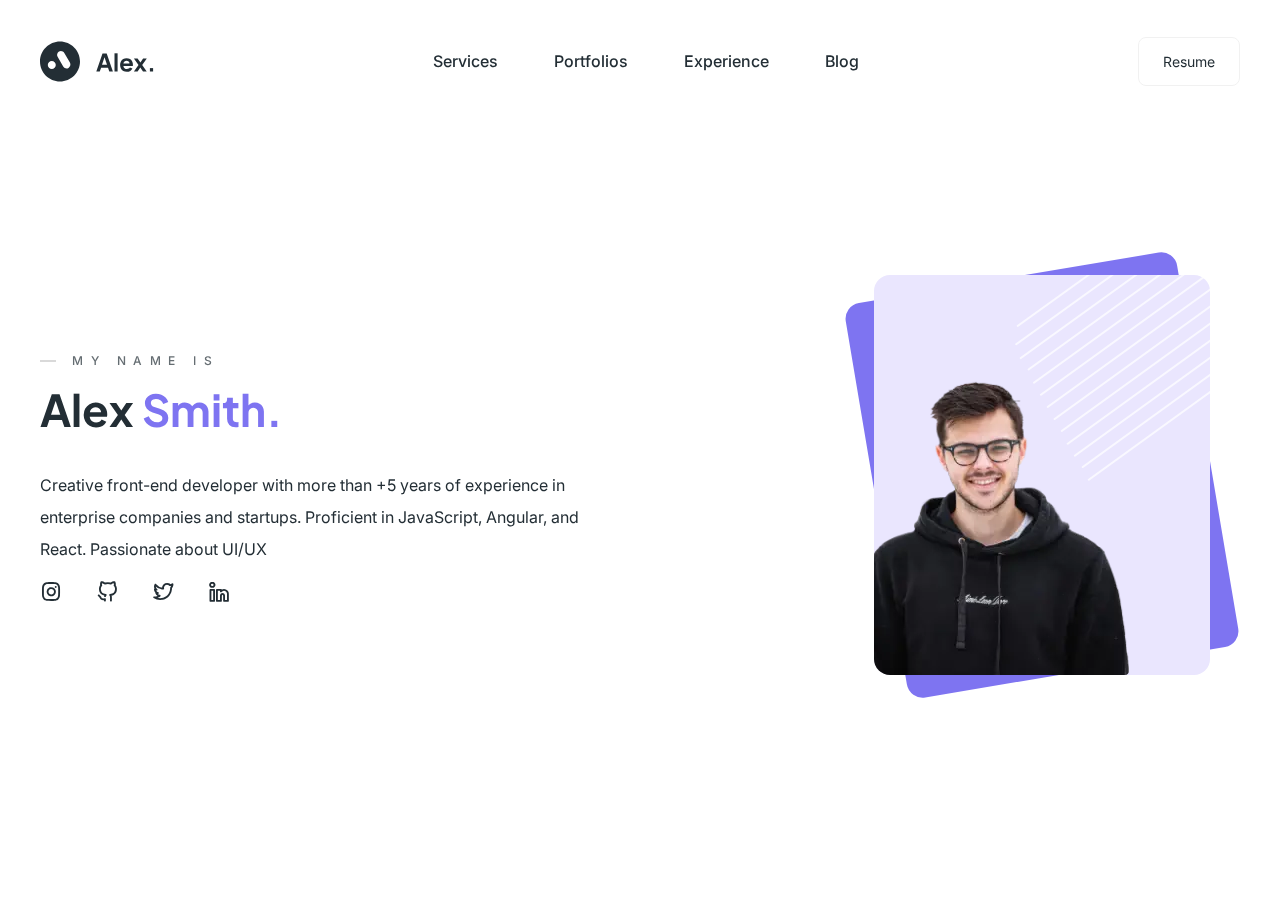
<file: alex/index.html>
<!DOCTYPE html>
<html lang="en">

<head>
	<title>HomePage</title>
	<meta charset="UTF-8" />
	<meta name="format-detection" content="telephone=no" />
	<!-- <style>body{opacity: 0;}</style> -->
	<link rel="stylesheet" href="css/style.min.css?_v=20221122145648" />
	<link rel="shortcut icon" href="img/866682-middle.ico" />
	<!-- <meta name="robots" content="noindex, nofollow"> -->
	<meta name="viewport" content="width=device-width, initial-scale=1.0" />
</head>

<body>
	<div class="wrapper">
		<header class="header">
			<div class="header__container">
				<a data-goto=".main-sectionnp" href="" class="header__logo"><img src="img/logo.svg" alt="logo" /></a>

				<div class="header__menu menu">
					<nav class="menu__body">
						<ul class="menu__list">
							<li class="menu__item">
								<a data-goto=".servise" href="" class="menu__link">Services</a>
							</li>
							<li class="menu__item">
								<a data-goto=".portfolio" href="" class="menu__link">Portfolios</a>
							</li>
							<li class="menu__item">
								<a data-goto=".careera" href="" class="menu__link">Experience</a>
							</li>
							<li class="menu__item">
								<a data-goto=".blog" href="" class="menu__link">Blog</a>
							</li>
						</ul>
					</nav>
				</div>
				<div class="header__actions">
					<a href="#" class="header__button">Resume</a>
					<button type="button" class="icon-menu"><span></span></button>
				</div>
			</div>
		</header>

		<main data-fp class="page">
			<section data-fp-section class="page-main main-section">
				<div class="main-section__container">
					<div class="main-section__content">
						<div class="main-section__title title">
							<div class="title__leble">MY NAME IS</div>
							<h2 class="title__value title__value--big">
								Alex <span> Smith.</span>
							</h2>
						</div>
						<p class="main-section__text text">
							Creative front-end developer with more than +5 years of
							experience in enterprise companies and startups. Proficient in
							JavaScript, Angular, and React. Passionate about UI/UX
						</p>
						<div class="main-section__sicial sicial">
							<a href="" class="sicial__link _icon-Instagram"></a>
							<a href="" class="sicial__link _icon-Github"></a>
							<a href="" class="sicial__link _icon-Twitter"></a>
							<a href="" class="sicial__link _icon-Linkedin"></a>
						</div>
					</div>
					<div class="main-section__decor decor-main-section">
						<div class="decor-main-section__box">
							<div class="decor-main-section__imege">
								<picture><source srcset="img/main/man.webp" type="image/webp"><img class="decor-main-section__poicture" src="img/main/man.png" alt="man" /></picture>
							</div>
						</div>
					</div>
				</div>
			</section>
			<section data-fp-section class="page__servise servise">
				<div class="servise__container">
					<div class="servise__title title">
						<div class="title__leble">SERVICES</div>
						<h2 class="title__value">Specialized in</h2>
					</div>
					<div class="servise__items">
						<article class="servise__item item-servise">
							<div class="item-servise__icon">
								<img src="img/servises/servise-crown.svg" alt="icon" />
							</div>
							<h4 class="item-servise__title">UI/UX Design</h4>
							<div class="item-servise__text">
								Turn what you have in mind of a digital product into reality.
								For any platform you consider.
							</div>
						</article>
						<article class="servise__item item-servise">
							<div class="item-servise__icon">
								<img src="img/servises/sercise-App.svg" alt="icon" />
							</div>
							<h4 class="item-servise__title">Application Development</h4>
							<div class="item-servise__text">
								TStandard designing, building, and implementing your
								applications with documentation.
							</div>
						</article>
						<article class="servise__item item-servise">
							<div class="item-servise__icon">
								<img src="img/servises/servise-globe.svg" alt="icon" />
							</div>
							<h4 class="item-servise__title">Web Development</h4>
							<div class="item-servise__text">
								Create and maintain your websites and also take care of its
								performance and traffic capacity.
							</div>
						</article>
					</div>
				</div>
			</section>
			<section data-fp-section class="page__portfolio portfolio">
				<div class="portfolio__container">
					<div class="portfolio__header">
						<div class="portfolio__title title">
							<div class="title__leble">MY WORKS</div>
							<h2 class="title__value">Featured Portfolios</h2>
						</div>
						<div class="portfolio__controls">
							<button type="button" class="portfolio__arrow portfolio__arrow_left _icon-slider-arrow"></button>
							<button type="button" class="portfolio__arrow portfolio__arrow_right _icon-slider-arrow"></button>
						</div>
					</div>
					<div class="portfolio__slider swiper">
						<div class="portfolio__wrapper swiper-wrapper">
							<div class="portfolio__slide swiper-slide">
								<article class="item-portfolio">
									<a href="#" class="item-portfolio__image-ibg">
										<picture><source srcset="img/portfolio/01.webp" type="image/webp"><img src="img/portfolio/01.jpg" alt="site01" /></picture>
									</a>
									<div class="item-portfolio__body">
										<h4 class="item-portfolio__title">
											<a href="#" class="item-portfolio__link-title">Agency Website.</a>
										</h4>
										<div class="item-portfolio__footer">
											<a href="" class="item-portfolio__category category-link">WordPress</a>
											<a href="" class="item-portfolio__link _icon-link"></a>
										</div>
									</div>
								</article>
							</div>
							<div class="portfolio__slide swiper-slide">
								<article class="item-portfolio">
									<a href="#" class="item-portfolio__image-ibg">
										<picture><source srcset="img/portfolio/02.webp" type="image/webp"><img src="img/portfolio/02.jpg" alt="site01" /></picture>
									</a>
									<div class="item-portfolio__body">
										<h4 class="item-portfolio__title">
											<a href="#" class="item-portfolio__link-title">Dashboard Website.</a>
										</h4>
										<div class="item-portfolio__footer">
											<a href="" class="item-portfolio__category category-link">React</a>
											<a href="" class="item-portfolio__link _icon-link"></a>
										</div>
									</div>
								</article>
							</div>
							<div class="portfolio__slide swiper-slide">
								<article class="item-portfolio">
									<a href="#" class="item-portfolio__image-ibg">
										<picture><source srcset="img/portfolio/03.webp" type="image/webp"><img src="img/portfolio/03.jpg" alt="site03" /></picture>
									</a>
									<div class="item-portfolio__body">
										<h4 class="item-portfolio__title">
											<a href="#" class="item-portfolio__link-title">Support Center Website.</a>
										</h4>
										<div class="item-portfolio__footer">
											<a href="" class="item-portfolio__category category-link">PHP</a>
											<a href="" class="item-portfolio__link _icon-link"></a>
										</div>
									</div>
								</article>
							</div>
							<div class="portfolio__slide swiper-slide">
								<article class="item-portfolio">
									<a href="#" class="item-portfolio__image-ibg">
										<picture><source srcset="img/portfolio/01.webp" type="image/webp"><img src="img/portfolio/01.jpg" alt="site01" /></picture>
									</a>
									<div class="item-portfolio__body">
										<h4 class="item-portfolio__title">
											<a href="#" class="item-portfolio__link-title">Agency Website.</a>
										</h4>
										<div class="item-portfolio__footer">
											<a href="" class="item-portfolio__category category-link">WordPress</a>
											<a href="" class="item-portfolio__link _icon-link"></a>
										</div>
									</div>
								</article>
							</div>
						</div>
					</div>
				</div>
			</section>

			<section data-fp-section class="page-careera careera">
				<div data-tabs="768" class="careera__container">
					<div class="careera__body">
						<div class="careera__title title">
							<div class="title__leble">career path</div>
							<h2 class="title__value">Work Experices</h2>
						</div>
						<nav data-tabs-titles class="careera__navigation navigation-career">
							<button type="button" class="navigation-career__title _tab-active">
								Apple
							</button>
							<button type="button" class="navigation-career__title">
								Microsoft
							</button>
							<button type="button" class="navigation-career__title">
								Facebook
							</button>
							<button type="button" class="navigation-career__title">
								Slack
							</button>
						</nav>
						<div data-tabs-body class="careera__content career-content">
							<div class="career-content__body">
								<div class="career-content__header">
									<div class="career-content__title">
										Front-end Developer
										<a class="career-content__link-title" href="">Apple .Inc</a>
									</div>
									<div class="career-content__location">
										California, United States
									</div>
									<div class="career-content__time">
										Nov 2020 - Present · Full-time
									</div>

									<div class="career-content__categories">
										<a href="" class="category-link">Swift</a>
										<a href="" class="category-link">Go</a>
									</div>
								</div>
								<div class="career-content__main">
									<ul class="career-content__list list-career-content">
										<li class="list-career-content__item">
											Improving overall website performance for mobile users.
										</li>
										<li class="list-career-content__item">
											Collaborate with back-end developers and web designers
											to improve usability
										</li>
										<li class="list-career-content__item">
											Add voice search feature for mobile app.
										</li>
										<li class="list-career-content__item">
											Developing an admin panel to manage contents, users,
											products and ...
										</li>
									</ul>
								</div>
							</div>
							<div class="career-content__body">
								<div class="career-content__header">
									<div class="career-content__title">
										Front-end Developer
										<a class="career-content__link-title" href="">Microsoft</a>
									</div>
									<div class="career-content__location">
										California, United States
									</div>
									<div class="career-content__time">
										Nov 2020 - Present · Full-time
									</div>

									<div class="career-content__categories">
										<a href="" class="category-link">Swift</a>
										<a href="" class="category-link">Go</a>
									</div>
								</div>
								<div class="career-content__main">
									<ul class="career-content__list list-career-content">
										<li class="list-career-content__item">
											Improving overall website performance for mobile users.
										</li>
										<li class="list-career-content__item">
											Collaborate with back-end developers and web designers
											to improve usability
										</li>
										<li class="list-career-content__item">
											Add voice search feature for mobile app.
										</li>
										<li class="list-career-content__item">
											Developing an admin panel to manage contents, users,
											products and ...
										</li>
									</ul>
								</div>
							</div>
							<div class="career-content__body">
								<div class="career-content__header">
									<div class="career-content__title">
										Front-end Developer
										<a class="career-content__link-title" href="">Facebook</a>
									</div>
									<div class="career-content__location">
										California, United States
									</div>
									<div class="career-content__time">
										Nov 2020 - Present · Full-time
									</div>

									<div class="career-content__categories">
										<a href="" class="category-link">Swift</a>
										<a href="" class="category-link">Go</a>
									</div>
								</div>
								<div class="career-content__main">
									<ul class="career-content__list list-career-content">
										<li class="list-career-content__item">
											Improving overall website performance for mobile users.
										</li>
										<li class="list-career-content__item">
											Collaborate with back-end developers and web designers
											to improve usability
										</li>
										<li class="list-career-content__item">
											Add voice search feature for mobile app.
										</li>
										<li class="list-career-content__item">
											Developing an admin panel to manage contents, users,
											products and ...
										</li>
									</ul>
								</div>
							</div>
							<div class="career-content__body">
								<div class="career-content__header">
									<div class="career-content__title">
										Front-end Developer
										<a class="career-content__link-title" href="">Slack .Inc</a>
									</div>
									<div class="career-content__location">
										California, United States
									</div>
									<div class="career-content__time">
										Nov 2020 - Present · Full-time
									</div>

									<div class="career-content__categories">
										<a href="" class="category-link">Swift</a>
										<a href="" class="category-link">Go</a>
									</div>
								</div>
								<div class="career-content__main">
									<ul class="career-content__list list-career-content">
										<li class="list-career-content__item">
											Improving overall website performance for mobile users.
										</li>
										<li class="list-career-content__item">
											Collaborate with back-end developers and web designers
											to improve usability
										</li>
										<li class="list-career-content__item">
											Add voice search feature for mobile app.
										</li>
										<li class="list-career-content__item">
											Developing an admin panel to manage contents, users,
											products and ...
										</li>
									</ul>
								</div>
							</div>
						</div>
					</div>
				</div>
			</section>
			<section data-fp-section class="page__blog blog">
				<div class="blog__container">
					<div class="blog__title title">
						<div class="title__leble">MY ARTICLES</div>
						<h2 class="title__value">Personal Blog</h2>
					</div>
					<div class="blog__items">
						<article class="blog__item item-blog">
							<a href="" class="item-blog__imege-ibg">
								<picture><source srcset="img/blog/01.webp" type="image/webp"><img src="img/blog/01.jpg" alt="blog-imege" /></picture>
							</a>
							<div class="item-blog__body">
								<h4 class="item-blog__title">
									<a href="" class="item-blog__link-title">How to prototype in figma
									</a>
								</h4>
								<div class="item-blog__date date">July 15, 2021</div>
								<div class="item-blog__text text">
									Lorem ipsum dolor sit amet, consectetur adipiscing elit.
									Fusce id magna nec ante scelerisque laoreet. Fusce finibus
									...
								</div>
								<a href="" class="item-blog__link">Continue Reading </a>
							</div>
						</article>
						<article class="blog__item item-blog">
							<a href="" class="item-blog__imege-ibg">
								<picture><source srcset="img/blog/02.webp" type="image/webp"><img src="img/blog/02.jpg" alt="blog-imege" /></picture>
							</a>
							<div class="item-blog__body">
								<h4 class="item-blog__title">
									<a href="" class="item-blog__link-title">Being more productive with Notion.
									</a>
								</h4>
								<div class="item-blog__date date">Aug 8, 2020</div>
								<div class="item-blog__text text">
									Lorem ipsum dolor sit amet, consectetur adipiscing elit.
									Fusce id magna nec ante scelerisque laoreet. Fusce finibus
									...
								</div>
								<a href="" class="item-blog__link">Continue Reading </a>
							</div>
						</article>
						<article class="blog__item item-blog">
							<a href="" class="item-blog__imege-ibg">
								<picture><source srcset="img/blog/03.webp" type="image/webp"><img src="img/blog/03.jpg" alt="blog-imege" /></picture>
							</a>
							<div class="item-blog__body">
								<h4 class="item-blog__title">
									<a href="" class="item-blog__link-title">Beginners guide to adobe illustrator
									</a>
								</h4>
								<div class="item-blog__date date">Feb 19, 2021</div>
								<div class="item-blog__text text">
									Lorem ipsum dolor sit amet, consectetur adipiscing elit.
									Fusce id magna nec ante scelerisque laoreet. Fusce finibus
									...
								</div>
								<a href="" class="item-blog__link">Continue Reading </a>
							</div>
						</article>
					</div>
				</div>
			</section>
			<section data-fp-section class="page__testimonials testimonials">
				<div class="testimonials__container">
					<div class="testimonials__title title">
						<div class="title__leble">MY CLIENTS</div>
						<h2 class="title__value">Testimonials</h2>
					</div>
					<div class="testimonials__items">
						<article class="testimonials__item item-testimonials">
							<div class="item-testimonials__avatar-ibg">
								<picture><source srcset="img/testimonials/01.webp" type="image/webp"><img src="img/testimonials/01.jpg" alt="avatar" /></picture>
							</div>
							<div class="item-testimonials__text text">
								We were very pleased to hear how you resolved our website's
								user interface issues and challenges.
							</div>
							<div class="item-testimonials__name">Amelia Miller</div>
							<div class="item-testimonials__profession date">Designer</div>
						</article>
						<article class="testimonials__item item-testimonials">
							<div class="item-testimonials__avatar-ibg">
								<picture><source srcset="img/testimonials/02.webp" type="image/webp"><img src="img/testimonials/02.jpg" alt="avatar" /></picture>
							</div>
							<div class="item-testimonials__text text">
								I’m glad I decided to work with you. The project was delivered
								on time with all the requirements.
							</div>
							<div class="item-testimonials__name">James Delaney</div>
							<div class="item-testimonials__profession date">Developer</div>
						</article>
						<article class="testimonials__item item-testimonials">
							<div class="item-testimonials__avatar-ibg">
								<picture><source srcset="img/testimonials/03.webp" type="image/webp"><img src="img/testimonials/03.jpg" alt="avatar" /></picture>
							</div>
							<div class="item-testimonials__text text">
								The management of our projects was always faced with
								difficulties, but you handled these well.
							</div>
							<div class="item-testimonials__name">Isabella Bennett</div>
							<div class="item-testimonials__profession date">Manager</div>
						</article>
					</div>
				</div>
			</section>
			<section data-fp-section class="page__skills skills">
				<div class="skills__container">
					<div class="skills__title title">
						<div class="title__leble">LEARNING PATH</div>
						<h2 class="title__value">Education & Skills</h2>
					</div>
					<div class="skills__body">
						<div class="skills__timeline timeline">
							<div class="timeline__item">
								<div class="timeline__title">Kingston university</div>
								<div class="timeline__text">
									Master's degree - Software Engineering
								</div>
								<div class="timeline__date">2019 - 2021</div>
							</div>
							<div class="timeline__item">
								<div class="timeline__title">Kingston university</div>
								<div class="timeline__text">
									Bachelor's degree - Computer Engineering
								</div>
								<div class="timeline__date">2015 - 2019</div>
							</div>
							<div class="timeline__item">
								<div class="timeline__title">Westminster School</div>
								<div class="timeline__text">
									Diploma's degree - Mathematics
								</div>
								<div class="timeline__date">2013 - 2015</div>
							</div>
						</div>
						<div class="skills__content content-skills">
							<div class="content-skills__text text">
								<p>
									For 5+ years, I have been continuously learning in the field
									of front-end and experimenting with new technologies and
									frameworks, and here you can see a summary of my skills.
								</p>
							</div>
							<div class="content-skills__items">
								<div class="content-skills__item">
									<div class="content-skills__label">React</div>
									<div class="content-skills__line">
										<span style="width: 67.5%"></span>
									</div>
								</div>
								<div class="content-skills__item">
									<div class="content-skills__label">Angular</div>
									<div class="content-skills__line">
										<span style="width: 52%"></span>
									</div>
								</div>
								<div class="content-skills__item">
									<div class="content-skills__label">Javascript</div>
									<div class="content-skills__line">
										<span style="width: 63.8%"></span>
									</div>
								</div>
							</div>
						</div>
					</div>
				</div>
			</section>
			<section data-fp-section class="page__contacts contacts">
				<div class="contacts__container">
					<div class="contacts__content">
						<form action="#" class="contacts__form form">
							<div class="form__item">
								<input data-required autocomplete="off" type="text" name="form[]" data-error="Error" placeholder="Name" class="form__input" />
							</div>
							<div class="form__item">
								<input data-required="email" autocomplete="off" type="text" name="form[]" data-error="Error" placeholder="Email" class="form__input" />
							</div>
							<div class="form__item">
								<textarea data-required autocomplete="off" name="form[]" placeholder="Message" data-error="Error" class="form__input"></textarea>
							</div>
							<div class="form__item">
								<button type="submit" class="form__button">
									Send Message
								</button>
							</div>
						</form>
						<div class="contacts__body">
							<ul class="contacts__list list-contacts">
								<li class="list-contacts__item">
									<div class="list-contacts__icon">
										<img src="img/footet/addres.svg" alt="Address" />
									</div>
									<div class="list-contacts__body">
										<div class="list-contacts__title">Address</div>
										<div class="list-contacts__text">
											Nezalezhnosti St, 1Б, Kalynivka, Vinnytsia Oblast, 22400
										</div>
									</div>
								</li>
								<li class="list-contacts__item">
									<div class="list-contacts__icon">
										<img src="img/footet/phonecall.svg" alt="Phone" />
									</div>
									<div class="list-contacts__body">
										<div class="list-contacts__title">Phone</div>
										<a href="tel:+380731344260" class="list-contacts__text">(+380) 73-134-42-60</a>
									</div>
								</li>
								<li class="list-contacts__item">
									<div class="list-contacts__icon">
										<img src="img/footet/mail.svg" alt="E-Mail" />
									</div>
									<div class="list-contacts__body">
										<div class="list-contacts__title">E-Mail</div>
										<a href="mailto:insider1company@gmail.com" class="list-contacts__text">
											insider1company@gmail.com
										</a>
									</div>
								</li>
							</ul>
						</div>
					</div>
					<footer class="footer">
						<div class="footer__container">
							<div class="footer__sicial sicial">
								<a href="" class="sicial__link _icon-Instagram"></a>
								<a href="" class="sicial__link _icon-Github"></a>
								<a href="" class="sicial__link _icon-Twitter"></a>
								<a href="" class="sicial__link _icon-Linkedin"></a>
							</div>
							<div class="footer__copy">© 2022 - DevChapter</div>
						</div>
					</footer>
				</div>
			</section>
		</main>
		<!-- <div data-fp-section class="bottom">
  <section class="page__contacts contacts">
    <div class="contacts__container">
      <div class="contacts__content">
        <form action="#" class="contacts__form form">
          <div class="form__item">
            <input
              data-required
              autocomplete="off"
              type="text"
              name="form[]"
              data-error="Error"
              placeholder="Name"
              class="form__input"
            />
          </div>
          <div class="form__item">
            <input
              data-required="email"
              autocomplete="off"
              type="text"
              name="form[]"
              data-error="Error"
              placeholder="Email"
              class="form__input"
            />
          </div>
          <div class="form__item">
            <textarea
              data-required
              autocomplete="off"
              name="form[]"
              placeholder="Message"
              data-error="Error"
              class="form__input"
            ></textarea>
          </div>
          <div class="form__item">
            <button type="submit" class="form__button">Send Message</button>
          </div>
        </form>
        <div class="contacts__body">
          <ul class="contacts__list list-contacts">
            <li class="list-contacts__item">
              <div class="list-contacts__icon">
                <img src="img/footet/addres.svg" alt="Address" />
              </div>
              <div class="list-contacts__body">
                <div class="list-contacts__title">Address</div>
                <div class="list-contacts__text">
                  Nezalezhnosti St, 1Б, Kalynivka, Vinnytsia Oblast, 22400
                </div>
              </div>
            </li>
            <li class="list-contacts__item">
              <div class="list-contacts__icon">
                <img src="img/footet/phonecall.svg" alt="Phone" />
              </div>
              <div class="list-contacts__body">
                <div class="list-contacts__title">Phone</div>
                <a href="tel:+380731344260" class="list-contacts__text"
                  >(+380) 73-134-42-60</a
                >
              </div>
            </li>
            <li class="list-contacts__item">
              <div class="list-contacts__icon">
                <img src="img/footet/mail.svg" alt="E-Mail" />
              </div>
              <div class="list-contacts__body">
                <div class="list-contacts__title">E-Mail</div>
                <a
                  href="mailto:insider1company@gmail.com"
                  class="list-contacts__text"
                >
                  insider1company@gmail.com
                </a>
              </div>
            </li>
          </ul>
        </div>
      </div>
    </div>
  </section>
  <footer class="footer">
    <div class="footer__container">
      <div class="footer__sicial sicial">
        <a href="" class="sicial__link _icon-Instagram"></a>
        <a href="" class="sicial__link _icon-Github"></a>
        <a href="" class="sicial__link _icon-Twitter"></a>
        <a href="" class="sicial__link _icon-Linkedin"></a>
      </div>
      <div class="footer__copy">© 2022 - DevChapter</div>
    </div>
  </footer>
</div> -->

	</div>
	<!-- <div id="popup" aria-hidden="true" class="popup">
	<div class="popup__wrapper">
		<div class="popup__content">
			<button data-close type="button" class="popup__close">Закрыть</button>
			<div class="popup__text">
				Text
			</div>
		</div>
	</div>
</div> -->
	<script src="js/app.min.js?_v=20221122145648"></script>
</body>

</html>
</file>
<file: alex/css/style.min.css>
@charset "UTF-8";@import url(https://fonts.googleapis.com/css?family=Inter:regular,500,700,800,900&display=swap);@import url(https://fonts.googleapis.com/css?family=Plus+Jakarta+Sans:np500,600,700,800,200italic,300italic,italic,500italic,600italic,700italic,800italic);@font-face{font-family:icons;font-display:swap;src:url(../fonts/icons.woff2) format("woff2"),url(../fonts/icons.woff) format("woff");font-weight:400;font-style:normal}.navigation-career__title::after,[class*=_icon-]:before{font-family:icons;font-style:normal;font-weight:400;font-variant:normal;text-transform:none;line-height:1;-webkit-font-smoothing:antialiased;-moz-osx-font-smoothing:grayscale}[class*=_icon-]:before{display:block}._icon-link:before{content:"\e900"}._icon-Github:before{content:"\e901"}._icon-Instagram:before{content:"\e902"}._icon-Linkedin:before{content:"\e903"}._icon-slider-arrow:before{content:"\e904"}._icon-Twitter:before{content:"\e905"}*{padding:0;margin:0;border:0}*,:after,:before{-webkit-box-sizing:border-box;box-sizing:border-box}body,html{height:100%;min-width:320px}body{color:#232e35;line-height:1;font-family:Inter;font-size:1rem;-ms-text-size-adjust:100%;-moz-text-size-adjust:100%;-webkit-text-size-adjust:100%;-webkit-font-smoothing:antialiased;-moz-osx-font-smoothing:grayscale}button,input,textarea{font-family:Inter;font-size:inherit}button{cursor:pointer;color:inherit;background-color:inherit}a{color:inherit;text-decoration:none}ul li{list-style:none}img{vertical-align:top}h1,h2,h3,h4,h5,h6{font-weight:inherit;font-size:inherit}.lock body{overflow:hidden;-ms-touch-action:none;touch-action:none;-ms-scroll-chaining:none;overscroll-behavior:none}.wrapper{min-height:100%;display:-webkit-box;display:-ms-flexbox;display:flex;-webkit-box-orient:vertical;-webkit-box-direction:normal;-ms-flex-direction:column;flex-direction:column;overflow:hidden}.wrapper>main{-webkit-box-flex:1;-ms-flex:1 1 auto;flex:1 1 auto}.wrapper>*{min-width:0}[class*=__container]{min-height:100%;max-width:76.875rem;margin:0 auto;padding:0 .9375rem}.fp-init body{overflow:hidden;-ms-touch-action:none;touch-action:none;-ms-scroll-chaining:none;overscroll-behavior:none}[data-fp]{min-height:100vh}.touch [data-fp]{min-height:calc(var(--vh,1vh) * 100)}.fp-init [data-fp]{z-index:1;-ms-touch-action:none;touch-action:none;position:relative;overflow:hidden}.fp-switching [data-fp-section]{-ms-touch-action:none;touch-action:none}.fp-init [data-fp-section]{position:absolute;top:0;left:0;right:0;bottom:0;width:100%;height:100%;overflow:auto}.fp-init .cards-mode [data-fp-section],.fp-init .slider-mode [data-fp-section]{-webkit-transition:-webkit-transform .7s cubic-bezier(.55,.085,0,.99) 0s;transition:-webkit-transform .7s cubic-bezier(.55,.085,0,.99) 0s;-o-transition:transform .7s cubic-bezier(.55,.085,0,.99) 0s;transition:transform .7s cubic-bezier(.55,.085,0,.99) 0s;transition:transform .7s cubic-bezier(.55,.085,0,.99) 0s,-webkit-transform .7s cubic-bezier(.55,.085,0,.99) 0s}.fp-init .fade-mode [data-fp-section]{-webkit-transition:opacity .5s ease-in-out 0s,visibility .5s ease-in-out 0s;-o-transition:opacity .5s ease-in-out 0s,visibility .5s ease-in-out 0s;transition:opacity .5s ease-in-out 0s,visibility .5s ease-in-out 0s}.fp-bullets{position:fixed;top:50%;-webkit-transform:translate(0,-50%);-ms-transform:translate(0,-50%);transform:translate(0,-50%);right:2.5rem;max-height:100%;display:-webkit-box;display:-ms-flexbox;display:flex;-webkit-box-orient:vertical;-webkit-box-direction:normal;-ms-flex-direction:column;flex-direction:column;-ms-flex-wrap:wrap;flex-wrap:wrap;-webkit-box-align:center;-ms-flex-align:center;align-items:center;-webkit-box-pack:center;-ms-flex-pack:center;justify-content:center;z-index:2;gap:.625rem}.fp-bullets .fp-bullet{cursor:pointer;width:1.25rem;height:1.25rem;-webkit-box-flex:0;-ms-flex:0 0 1.25rem;flex:0 0 1.25rem;border-radius:.625rem;background-color:#100c46;-webkit-box-shadow:0 0 .1875rem #6257fe,0 0 1.875rem rgba(255,255,255,.8);box-shadow:0 0 .1875rem #6257fe,0 0 1.875rem rgba(255,255,255,.8);border:.0625rem solid #fff;opacity:.6;-webkit-transition:opacity .4s ease-in-out 0s,background-color .4s ease-in-out 0s,-webkit-transform .4s ease-in-out 0s,-webkit-box-shadow .4s ease-in-out 0s;transition:opacity .4s ease-in-out 0s,background-color .4s ease-in-out 0s,-webkit-transform .4s ease-in-out 0s,-webkit-box-shadow .4s ease-in-out 0s;-o-transition:transform .4s ease-in-out 0s,opacity .4s ease-in-out 0s,background-color .4s ease-in-out 0s,box-shadow .4s ease-in-out 0s;transition:transform .4s ease-in-out 0s,opacity .4s ease-in-out 0s,background-color .4s ease-in-out 0s,box-shadow .4s ease-in-out 0s;transition:transform .4s ease-in-out 0s,opacity .4s ease-in-out 0s,background-color .4s ease-in-out 0s,box-shadow .4s ease-in-out 0s,-webkit-transform .4s ease-in-out 0s,-webkit-box-shadow .4s ease-in-out 0s}.fp-bullets .fp-bullet-active{opacity:1;background-color:#6257fe;-webkit-transform:translate3D(-.3125rem,-.125rem,0);-ms-transform:translate3D(-.3125rem,-.125rem,0);transform:translate3D(-.3125rem,-.125rem,0);-webkit-box-shadow:.3125rem .125rem .1875rem #100c46,0 0 1.875rem rgba(255,255,255,.8);box-shadow:.3125rem .125rem .1875rem #100c46,0 0 1.875rem rgba(255,255,255,.8)}[class*=-ibg]{position:relative}[class*=-ibg] img{position:absolute;width:100%;height:100%;top:0;left:0;-o-object-fit:cover;object-fit:cover}[class*=-ibg_contain] img{-o-object-fit:contain;object-fit:contain}.title__leble{font-weight:500;font-size:.75rem;line-height:2;letter-spacing:.625em;color:#656d72;display:-webkit-box;display:-ms-flexbox;display:flex;-webkit-box-align:center;-ms-flex-align:center;align-items:center;gap:1rem}.title__leble::before{content:"";width:1rem;height:.125rem;background-color:#d9d9d9}.title__leble:not(:last-child){margin-bottom:.75em}.title__value{font-family:"Plus Jakarta Sans";font-style:normal;font-weight:700;line-height:1.25}.title__value span{color:#7e74f1}.title__value--big{line-height:1.25}.text{line-height:2}.sicial{display:-webkit-box;display:-ms-flexbox;display:flex;-ms-flex-wrap:wrap;flex-wrap:wrap;-webkit-box-align:center;-ms-flex-align:center;align-items:center;row-gap:.3125rem}.sicial__link{font-size:1.375rem;-webkit-transition:color .3s ease 0s;-o-transition:color .3s ease 0s;transition:color .3s ease 0s}.category-link{display:inline-block;border:1px solid #f1f1f1;border-radius:.25rem;color:#656d72;font-size:.75rem;line-height:1.25;padding:.25rem .5rem;-webkit-transition:all .3s ease 0s;-o-transition:all .3s ease 0s;transition:all .3s ease 0s}.date{background:#fbfbfb;border-radius:.25rem;padding:.25rem .5rem;display:inline-block;color:#656d72;font-size:.75rem;line-height:1.25}.header{position:fixed;width:100%;top:0;left:0;z-index:100;background-color:rgba(255,255,255,.85)}.header__container{padding-bottom:.3125rem;padding-top:.3125rem;display:-webkit-box;display:-ms-flexbox;display:flex;-webkit-box-align:center;-ms-flex-align:center;align-items:center;-webkit-box-pack:justify;-ms-flex-pack:justify;justify-content:space-between;gap:.9375rem;min-height:123px}.header__logo{position:relative;z-index:5}.header__actions{display:-webkit-box;display:-ms-flexbox;display:flex;-webkit-box-align:center;-ms-flex-align:center;align-items:center;gap:.9375rem}.header__button{position:relative;z-index:5;border:.0625rem solid #f1f1f1;border-radius:.5rem;padding:.9375rem 1.5rem;font-size:.875rem;line-height:1.2142857143;-webkit-transition:.2s;-o-transition:.2s;transition:.2s}.menu__item{text-align:right}.menu__link{font-weight:500;line-height:1.1875;-webkit-transition:color .3s ease 0s;-o-transition:color .3s ease 0s;transition:color .3s ease 0s}.icon-menu{display:none}.footer__container{display:-webkit-box;display:-ms-flexbox;display:flex;-webkit-box-pack:center;-ms-flex-pack:center;justify-content:center;-webkit-box-align:center;-ms-flex-align:center;align-items:center;-webkit-box-orient:vertical;-webkit-box-direction:normal;-ms-flex-direction:column;flex-direction:column;gap:.9375rem}.footer__sicial .sicial__link{color:#656d72}.footer__sicial__copy{color:#656d72;font-size:.875rem;line-height:1.2142857143}.bottom{display:-webkit-box;display:-ms-flexbox;display:flex;-webkit-box-orient:vertical;-webkit-box-direction:normal;-ms-flex-direction:column;flex-direction:column;-webkit-box-align:center;-ms-flex-align:center;align-items:center;width:100%}.main-section__container{display:-ms-grid;display:grid;-ms-grid-columns:(1fr)[2];grid-template-columns:repeat(2,1fr);min-height:100%;-webkit-box-align:center;-ms-flex-align:center;align-items:center;padding-top:5rem;padding-bottom:1.875rem;-webkit-column-gap:1.875rem;-moz-column-gap:1.875rem;column-gap:1.875rem}.main-section .text:not(:last-child){margin-bottom:.9375rem}.decor-main-section{max-width:336px;margin:0 1.875rem;-ms-grid-column-align:center;justify-self:center}.decor-main-section__box{position:relative;padding-bottom:119.0476190476%}.decor-main-section__box::after,.decor-main-section__box::before{content:"";position:absolute;top:0;left:0;width:100%;height:100%;border-radius:1rem}.decor-main-section__box::before{z-index:1;background-color:#7e74f1;-webkit-transform:rotate(-9.55deg);-ms-transform:rotate(-9.55deg);transform:rotate(-9.55deg)}.decor-main-section__box::after{z-index:2;background:#eae6fe url(../img/main/mains-line.svg) top right/58% no-repeat}.decor-main-section__imege{position:absolute;top:0;left:0;width:100%;height:100%;border-radius:1rem;overflow:hidden}.decor-main-section__poicture{position:absolute;bottom:0;left:0;max-width:100%;z-index:3}.servise{background:#fbfbfb}.servise__container{display:-webkit-box;display:-ms-flexbox;display:flex;-webkit-box-orient:vertical;-webkit-box-direction:normal;-ms-flex-direction:column;flex-direction:column;-webkit-box-pack:center;-ms-flex-pack:center;justify-content:center;-webkit-box-align:center;-ms-flex-align:center;align-items:center;padding-bottom:1.875rem;padding-top:1.875rem}.servise__items{width:100%;display:-ms-grid;display:grid;grid-template-columns:repeat(auto-fill,minmax(17.5rem,1fr))}.item-servise{background:#fff;border-radius:.5rem;display:-ms-grid;display:grid;justify-items:center;text-align:center}.item-servise__icon{width:3.5rem;height:3.5rem;display:-webkit-box;display:-ms-flexbox;display:flex;-webkit-box-pack:center;-ms-flex-pack:center;justify-content:center;-webkit-box-align:center;-ms-flex-align:center;align-items:center;background:#f5f3fe;border-radius:1rem}.item-servise__icon:not(:last-child){margin-bottom:1.5rem}.item-servise__title{font-weight:500;line-height:1.25}.item-servise__title:not(:last-child){margin-bottom:1rem}.item-servise__text{font-size:.875rem;line-height:1.7142857143}.portfolio__container{display:-webkit-box;display:-ms-flexbox;display:flex;-webkit-box-orient:vertical;-webkit-box-direction:normal;-ms-flex-direction:column;flex-direction:column;-webkit-box-pack:center;-ms-flex-pack:center;justify-content:center;padding-bottom:1.875rem;padding-top:5rem}.portfolio__header{display:-webkit-box;display:-ms-flexbox;display:flex;gap:1.25rem;-webkit-box-pack:justify;-ms-flex-pack:justify;justify-content:space-between;-webkit-box-align:center;-ms-flex-align:center;align-items:center}.portfolio__controls{display:-webkit-box;display:-ms-flexbox;display:flex;-webkit-box-align:center;-ms-flex-align:center;align-items:center;gap:1rem;-webkit-box-pack:center;-ms-flex-pack:center;justify-content:center}.portfolio__arrow{width:2.5rem;height:2.5rem;font-size:1.5rem;color:#7e74f1;background:#eae6fe;border-radius:16px}.portfolio__arrow.swiper-button-disabled{opacity:.5;cursor:default;color:#7e74f1;background:#eae6fe}.portfolio__arrow_left{-webkit-transform:rotate(180deg);-ms-transform:rotate(180deg);transform:rotate(180deg)}.item-portfolio{min-height:100%;border:1px solid #f5f5f5;border-radius:.5rem;overflow:hidden;display:-webkit-box;display:-ms-flexbox;display:flex;-webkit-box-orient:vertical;-webkit-box-direction:normal;-ms-flex-direction:column;flex-direction:column}.item-portfolio__image-ibg{opacity:.5;padding-bottom:81.7174515235%;overflow:hidden;-webkit-transition:opacity .8s ease 0s;-o-transition:opacity .8s ease 0s;transition:opacity .8s ease 0s}.item-portfolio__image-ibg img{-o-object-position:top;object-position:top;-webkit-transition:-webkit-transform .8s ease 0s;transition:-webkit-transform .8s ease 0s;-o-transition:transform .8s ease 0s;transition:transform .8s ease 0s;transition:transform .8s ease 0s,-webkit-transform .8s ease 0s}.item-portfolio__body{display:-webkit-box;display:-ms-flexbox;display:flex;-webkit-box-orient:vertical;-webkit-box-direction:normal;-ms-flex-direction:column;flex-direction:column;padding:1.5rem;gap:1rem}.item-portfolio__link-title{font-size:1rem;line-height:1.25;font-weight:500;-webkit-transition:all .3s ease 0s;-o-transition:all .3s ease 0s;transition:all .3s ease 0s}.item-portfolio__footer{display:-webkit-box;display:-ms-flexbox;display:flex;gap:1rem;-webkit-box-align:center;-ms-flex-align:center;align-items:center}.item-portfolio__link{font-size:1.4375rem;color:#656d72}.careera{background:#fbfbfb}.careera__container{display:-webkit-box;display:-ms-flexbox;display:flex;-webkit-box-orient:vertical;-webkit-box-direction:normal;-ms-flex-direction:column;flex-direction:column;-webkit-box-pack:center;-ms-flex-pack:center;justify-content:center;padding-bottom:1.875rem;padding-top:5rem}.careera__body{display:-ms-grid;display:grid;-ms-grid-columns:auto;grid-template-columns:auto;-ms-grid-rows:auto;grid-template-rows:auto}._tab-spoller .careera__navigation{display:none}.title{text-align:left}.navigation-career__title{width:100%;padding:.875rem 1.5rem;text-align:left;line-height:1.1875;-webkit-transition:all .3s ease 0s;-o-transition:all .3s ease 0s;transition:all .3s ease 0s;display:-webkit-box;display:-ms-flexbox;display:flex;-webkit-box-pack:justify;-ms-flex-pack:justify;justify-content:space-between;-webkit-box-align:center;-ms-flex-align:center;align-items:center}.navigation-career__title:not(:last-child){margin-bottom:.5625rem}.navigation-career__title::after{content:"\e904";font-size:1.375rem;display:none}._tab-spoller .navigation-career__title{border:1px solid rgba(101,109,114,.2470588235)}._tab-spoller .navigation-career__title::after{-webkit-transform:rotate(90deg);-ms-transform:rotate(90deg);transform:rotate(90deg);display:block}.navigation-career__title._tab-active{background-color:#fff;color:#7e74f1}.navigation-career__title._tab-active::after{display:block}._tab-spoller .navigation-career__title._tab-active::after{-webkit-transform:rotate(-90deg);-ms-transform:rotate(-90deg);transform:rotate(-90deg)}._tab-spoller .career-content__body{padding:.9375rem 0 .9375rem 0}.career-content__header{border-bottom:1px solid #f1f1f1}.career-content__title{font-weight:500;font-size:1.125rem;line-height:1.2777777778}.career-content__title:not(:last-child){margin-bottom:.5rem}.career-content__link-title{text-decoration:underline}.career-content__location{color:#656d72;font-size:.875rem;line-height:1.2142857143}.career-content__location:not(:last-child){margin-bottom:1rem}.career-content__time{color:#656d72;font-size:.875rem;line-height:1.7142857143}.career-content__time:not(:last-child){margin-bottom:1rem}.list-career-content__item{color:#656d72;line-height:1.1875;position:relative;padding-left:1.75rem}.list-career-content__item:not(:last-child){margin-bottom:1rem}.list-career-content__item::before{content:"";background-color:#d9d9d9;width:.625rem;height:.125rem;position:absolute;left:0;top:.625em}.blog__container{display:-webkit-box;display:-ms-flexbox;display:flex;-webkit-box-orient:vertical;-webkit-box-direction:normal;-ms-flex-direction:column;flex-direction:column;-webkit-box-pack:center;-ms-flex-pack:center;justify-content:center;-webkit-box-align:center;-ms-flex-align:center;align-items:center;padding-bottom:1.875rem;padding-top:5rem}.blog__items{-ms-grid-row-align:stretch;align-self:stretch;display:-ms-grid;display:grid;grid-template-columns:repeat(auto-fill,minmax(17.5rem,1fr))}.item-blog{min-height:100%;display:-webkit-box;display:-ms-flexbox;display:flex;border-radius:.5rem;overflow:hidden;border:1px solid #f1f1f1;-webkit-box-orient:vertical;-webkit-box-direction:normal;-ms-flex-direction:column;flex-direction:column}.item-blog__body{padding:1rem 1rem 1.5rem 1rem;display:-ms-grid;display:grid;gap:1rem}.item-blog__imege-ibg{padding-bottom:67.3130193906%;overflow:hidden}.item-blog__imege-ibg img{-webkit-transition:-webkit-transform .8s ease 0s;transition:-webkit-transform .8s ease 0s;-o-transition:transform .8s ease 0s;transition:transform .8s ease 0s;transition:transform .8s ease 0s,-webkit-transform .8s ease 0s}.item-blog__link-title{font-weight:500;line-height:1.5;-webkit-transition:color .1s ease 0s;-o-transition:color .1s ease 0s;transition:color .1s ease 0s}.item-blog__date{-ms-grid-column-align:start;justify-self:start}.item-blog__link{margin-top:1.5rem;-ms-grid-column-align:center;justify-self:center;-webkit-transition:color .1s ease 0s;-o-transition:color .1s ease 0s;transition:color .1s ease 0s}.testimonials{background:#fbfbfb}.testimonials__container{display:-webkit-box;display:-ms-flexbox;display:flex;-webkit-box-orient:vertical;-webkit-box-direction:normal;-ms-flex-direction:column;flex-direction:column;-webkit-box-pack:center;-ms-flex-pack:center;justify-content:center;padding-bottom:1.875rem;padding-top:5rem}.testimonials__items{display:-ms-grid;display:grid;grid-template-columns:repeat(auto-fill,minmax(17.5rem,1fr));row-gap:5rem}.item-testimonials{background:#fff;border-radius:.5rem;display:-webkit-box;display:-ms-flexbox;display:flex;-webkit-box-orient:vertical;-webkit-box-direction:normal;-ms-flex-direction:column;flex-direction:column;padding-bottom:1.5rem}.item-testimonials__avatar-ibg{-ms-flex-item-align:center;-ms-grid-row-align:center;align-self:center;border-radius:50%;overflow:hidden;width:6rem;height:6rem;margin-top:-3rem}.item-testimonials__avatar-ibg:not(:last-child){margin-bottom:2rem}.item-testimonials__text{-webkit-box-flex:1;-ms-flex:1 1 auto;flex:1 1 auto}.item-testimonials__name{font-size:.875rem;font-weight:500;line-height:1.2857142857}.item-testimonials__name:not(:last-child){margin-bottom:.5625rem}.item-testimonials__profession{-ms-flex-item-align:start;align-self:flex-start}.skills__container{display:-webkit-box;display:-ms-flexbox;display:flex;-webkit-box-orient:vertical;-webkit-box-direction:normal;-ms-flex-direction:column;flex-direction:column;-webkit-box-pack:center;-ms-flex-pack:center;justify-content:center;padding-bottom:1.875rem;padding-top:5rem}.skills__body{display:-ms-grid;display:grid;gap:2.5rem}.timeline{display:-ms-grid;display:grid;gap:4rem;position:relative}.timeline::before{content:"";position:absolute;left:.75rem;top:0;height:100%;width:1px;background-color:#f1f1f1}.timeline__item{padding-left:2.5rem;position:relative}.timeline__item::before{content:"";position:absolute;left:.25rem;top:.15625em;width:1rem;height:1rem;border-radius:50%;background-color:#f1f1f1;z-index:3}.timeline__item:last-child::after{content:"";position:absolute;width:1px;height:100%;left:.75rem;bottom:0;background-color:#fff;z-index:2}.timeline__title{line-height:1.25;font-weight:500}.timeline__title:not(:last-child){margin-bottom:.625rem}.timeline__text{font-size:.875rem;line-height:1.2142857143}.timeline__text:not(:last-child){margin-bottom:1.5rem}.timeline__date{font-weight:500;line-height:1.0625}.content-skills__items{display:-ms-grid;display:grid}.content-skills__label{font-weight:500;line-height:1.0625}.content-skills__label:not(:last-child){margin-bottom:1rem}.content-skills__line{background:#f5f3fe;height:.5rem;border-radius:.125rem;position:relative}.content-skills__line span{position:absolute;height:100%;top:0;left:0;background-color:#7e74f1;border-radius:.125rem}.contacts{background:#fbfbfb}.contacts__container{display:-webkit-box;display:-ms-flexbox;display:flex;-webkit-box-orient:vertical;-webkit-box-direction:normal;-ms-flex-direction:column;flex-direction:column;-webkit-box-pack:center;-ms-flex-pack:center;justify-content:center;padding-bottom:1.875rem;padding-top:5rem}.contacts__content{display:-webkit-box;display:-ms-flexbox;display:flex;-webkit-box-align:center;-ms-flex-align:center;align-items:center;-webkit-box-flex:1;-ms-flex:1 1 auto;flex:1 1 auto}.contacts__form{-webkit-box-flex:0;-ms-flex:0 1 50%;flex:0 1 50%}.contacts__body{-webkit-box-flex:0;-ms-flex:0 1 50%;flex:0 1 50%}.form{display:-ms-grid;display:grid;gap:1rem}.form__item:last-child{padding-top:1.375rem}.form__input{width:100%;height:3rem;border-radius:.5rem;padding:0 1.5rem;background-color:#fff}.form__input::-webkit-input-placeholder{color:#656d72}.form__input::-moz-placeholder{color:#656d72}.form__input:-ms-input-placeholder{color:#656d72}.form__input::-ms-input-placeholder{color:#656d72}.form__input::placeholder{color:#656d72}.form__input:focus::-webkit-input-placeholder{color:#232e35}.form__input:focus::-moz-placeholder{color:#232e35}.form__input:focus:-ms-input-placeholder{color:#232e35}.form__input:focus::-ms-input-placeholder{color:#232e35}.form__input:focus::placeholder{color:#232e35}.form__button{background-color:#7e74f1;padding:1rem;color:#fff;border-radius:.5rem;width:100%;-webkit-transition:background-color .3s ease 0s;-o-transition:background-color .3s ease 0s;transition:background-color .3s ease 0s}.form__error{padding:0 1.5rem;color:red;font-size:.3125rem .75rem 0 .75rem}textarea.form__input{height:11.875rem;resize:vertical;padding:1.5rem}.list-contacts{display:-ms-grid;display:grid}.list-contacts__item{display:-webkit-box;display:-ms-flexbox;display:flex;-webkit-box-align:center;-ms-flex-align:center;align-items:center;gap:1.5rem}.list-contacts__icon{-webkit-box-flex:0;-ms-flex:0 0 3.5rem;flex:0 0 3.5rem;height:3.5rem;display:-webkit-box;display:-ms-flexbox;display:flex;-webkit-box-pack:center;-ms-flex-pack:center;justify-content:center;-webkit-box-align:center;-ms-flex-align:center;align-items:center;background:#f5f3fe;border-radius:1rem}.list-contacts__title{font-weight:500}.list-contacts__title:not(:last-child){margin-bottom:.25rem}.list-contacts__text{font-size:.875rem;line-height:1.7142857143;-webkit-transition:color .3s ease 0s;-o-transition:color .3s ease 0s;transition:color .3s ease 0s}.swiper{overflow:hidden}.swiper-wrapper{width:100%;height:100%;-webkit-box-sizing:content-box;box-sizing:content-box;display:-webkit-box;display:-ms-flexbox;display:flex;position:relative}.swiper-vertical .swiper-wrapper{-webkit-box-orient:vertical;-webkit-box-direction:normal;-ms-flex-direction:column;flex-direction:column}.swiper-autoheight .swiper-wrapper{-webkit-box-align:start;-ms-flex-align:start;align-items:flex-start}.swiper-initialized .swiper-slide{-ms-flex-negative:0;flex-shrink:0}.swiper-android .swiper-slide,.swiper-android .swiper-wrapper{-webkit-transform:translate3d(0,0,0);transform:translate3d(0,0,0)}.swiper-button-lock{display:none!important}@media (min-width:47.99875em){.menu__list{display:-webkit-box;display:-ms-flexbox;display:flex;-ms-flex-wrap:wrap;flex-wrap:wrap;row-gap:.3125rem}.decor-main-section{width:100%;-ms-grid-column-align:end;justify-self:end}.careera__body{-ms-grid-rows:auto 1fr;grid-template-rows:auto 1fr;-ms-grid-columns:auto 1fr;grid-template-columns:auto 1fr;-ms-flex-line-pack:center;align-content:center;-webkit-box-align:start;-ms-flex-align:start;align-items:start;grid-auto-flow:column}.careera__content{-ms-grid-row-span:2;grid-row:span 2}.skills__body{-ms-grid-columns:(1fr)[2];grid-template-columns:repeat(2,1fr)}}@media (min-width:47.99875em) and (min-width:75em){.menu__list{gap:3.5rem}}@media (min-width:47.99875em) and (min-width:48em){.menu__list{-webkit-column-gap:3.5rem;-moz-column-gap:3.5rem;column-gap:3.5rem}}@media (min-width:47.99875em) and (min-width:76.875em){.careera__content{padding-top:2rem}}@media (min-width:76.875em){.title__value{font-size:2.25rem}.title__value--big{font-size:2.75rem}.sicial{-webkit-column-gap:2.125rem;-moz-column-gap:2.125rem;column-gap:2.125rem}.footer__container{padding-top:5.5rem}.footer__container{padding-bottom:5.5rem}.main-section .title:not(:last-child){margin-bottom:2rem}.main-section__text:not(:last-child){margin-bottom:2.5rem}.servise__title:not(:last-child){margin-bottom:6.25rem}.servise__items{gap:3.5rem}.item-servise{padding:3.125rem}.portfolio__header{margin-bottom:9rem}.careera__body{-webkit-column-gap:9rem;-moz-column-gap:9rem;column-gap:9rem}.careera__body{row-gap:5rem}.career-content__header{padding-bottom:2rem}.career-content__main{padding-top:2rem}.blog__title{margin-bottom:6.25rem}.blog__items{gap:2.5rem}.testimonials__title{margin-bottom:8.25rem}.testimonials__items{-webkit-column-gap:2.5rem;-moz-column-gap:2.5rem;column-gap:2.5rem}.item-testimonials{padding-left:2.375rem}.item-testimonials{padding-right:2.375rem}.item-testimonials__text:not(:last-child){margin-bottom:3rem}.skills__title{margin-bottom:7rem}.content-skills__text:not(:last-child){margin-bottom:4rem}.content-skills__items{gap:2.5rem}.contacts__body{padding-left:6.5625rem}.list-contacts{gap:3rem}}@media (max-width:650){.swiper{margin-right:-.9375rem}}@media (max-width:20em){.title__value{font-size:1.75rem}.title__value--big{font-size:2.25rem}.sicial{-webkit-column-gap:.9375rem;-moz-column-gap:.9375rem;column-gap:.9375rem}.footer__container{padding-top:1.25rem}.footer__container{padding-bottom:1.25rem}.main-section .title:not(:last-child){margin-bottom:1rem}.main-section__text:not(:last-child){margin-bottom:1.25rem}.servise__title:not(:last-child){margin-bottom:1.875rem}.servise__items{gap:1.25rem}.item-servise{padding:.9375rem}.portfolio__header{margin-bottom:1.875rem}.careera__body{-webkit-column-gap:1.25rem;-moz-column-gap:1.25rem;column-gap:1.25rem}.careera__body{row-gap:1.25rem}.career-content__header{padding-bottom:1.25rem}.career-content__main{padding-top:1.25rem}.blog__title{margin-bottom:1.875rem}.blog__items{gap:1.25rem}.testimonials__title{margin-bottom:5rem}.testimonials__items{-webkit-column-gap:1.25rem;-moz-column-gap:1.25rem;column-gap:1.25rem}.item-testimonials{padding-left:.625rem}.item-testimonials{padding-right:.625rem}.item-testimonials__text:not(:last-child){margin-bottom:1.25rem}.skills__title{margin-bottom:1.875rem}.content-skills__text:not(:last-child){margin-bottom:1.25rem}.content-skills__items{gap:1.25rem}.contacts__body{padding-left:1.25rem}.list-contacts{gap:1.25rem}}@media (max-width:76.875em){.fp-bullets{right:1.25rem}}@media (max-width:53.125em){.contacts__content{-webkit-box-orient:vertical;-webkit-box-direction:reverse;-ms-flex-direction:column-reverse;flex-direction:column-reverse}.contacts__form{-webkit-box-flex:0;-ms-flex:0 0 auto;flex:0 0 auto;width:100%}.contacts__body{-webkit-box-flex:0;-ms-flex:0 0 auto;flex:0 0 auto;width:100%;padding-left:0}.contacts__list{margin-bottom:1.875rem}}@media (max-width:47.99875em){.touch [data-fp]{-webkit-transition:height .2s;-o-transition:height .2s;transition:height .2s}.header__container{min-height:60px}.header__button{padding:.625rem .9375rem}.menu__body{position:fixed;top:auto;left:-100%;-webkit-transition:left .3s ease 0s;-o-transition:left .3s ease 0s;transition:left .3s ease 0s;top:0;width:100%;height:100%;overflow:auto;background-color:#7e74f1;padding:5.625rem .9375rem .9375rem 1.875rem}.menu__body::before{content:"";position:fixed;left:-100%;-webkit-transition:left .3s ease 0s;-o-transition:left .3s ease 0s;transition:left .3s ease 0s;top:0;width:100%;height:3.75rem;background-color:#7e74f1;z-index:2}.menu-open .menu__body{left:0}.menu-open .menu__body::before{left:0}.menu__item:not(:last-child){margin-bottom:1.25rem}.menu__link{color:#fff;font-size:2rem}.icon-menu{display:block;position:relative;width:1.875rem;height:1.125rem;z-index:5;-webkit-box-flex:0;-ms-flex:0 0 1.875rem;flex:0 0 1.875rem}.icon-menu span,.icon-menu::after,.icon-menu::before{content:"";-webkit-transition:all .3s ease 0s;-o-transition:all .3s ease 0s;transition:all .3s ease 0s;right:0;position:absolute;width:100%;height:.125rem;background-color:#000}.icon-menu::before{top:0}.icon-menu::after{bottom:0}.icon-menu span{top:calc(50% - .0625rem)}.menu-open .icon-menu span{width:0}.menu-open .icon-menu::before{top:calc(50% - .0625rem);-webkit-transform:rotate(-45deg);-ms-transform:rotate(-45deg);transform:rotate(-45deg)}.menu-open .icon-menu::after{bottom:calc(50% - .0625rem);-webkit-transform:rotate(45deg);-ms-transform:rotate(45deg);transform:rotate(45deg)}.footer{padding:2.1875rem 0 0 0}.main-section__container{-ms-grid-columns:1fr;grid-template-columns:1fr;row-gap:1.875rem}.decor-main-section{max-width:none}}@media (max-width:47.99875em) and (any-hover:none){.icon-menu{cursor:default}}@media (max-width:47.99875em) and (max-width:20em){.decor-main-section{width:15.375rem}}@media (max-width:37.5em){.portfolio__header{-webkit-box-orient:vertical;-webkit-box-direction:normal;-ms-flex-direction:column;flex-direction:column;-webkit-box-align:start;-ms-flex-align:start;align-items:flex-start;-webkit-box-align:stretch;-ms-flex-align:stretch;align-items:stretch}.portfolio__controls{-webkit-box-pack:end;-ms-flex-pack:end;justify-content:flex-end}}@media (max-width:29.99875em){.fp-bullets{top:auto;bottom:1.25rem;-webkit-transform:translate(50%,0);-ms-transform:translate(50%,0);transform:translate(50%,0);-webkit-box-orient:horizontal;-webkit-box-direction:normal;-ms-flex-direction:row;flex-direction:row;right:50%}}@media (min-width:20em) and (max-width:76.875em){@supports (font-size:clamp(1.75rem ,1.5741758242rem + 0.8791208791vw ,2.25rem)){.title__value{font-size:clamp(1.75rem ,1.5741758242rem + .8791208791vw ,2.25rem)}}@supports not (font-size:clamp(1.75rem ,1.5741758242rem + 0.8791208791vw ,2.25rem)){.title__value{font-size:calc(1.75rem + .5 * (100vw - 20rem)/ 56.875)}}@supports (font-size:clamp(2.25rem ,2.0741758242rem + 0.8791208791vw ,2.75rem)){.title__value--big{font-size:clamp(2.25rem ,2.0741758242rem + .8791208791vw ,2.75rem)}}@supports not (font-size:clamp(2.25rem ,2.0741758242rem + 0.8791208791vw ,2.75rem)){.title__value--big{font-size:calc(2.25rem + .5 * (100vw - 20rem)/ 56.875)}}@supports ((-moz-column-gap:clamp(0.9375rem ,0.5199175824rem + 2.0879120879vw ,2.125rem)) or (column-gap:clamp(0.9375rem ,0.5199175824rem + 2.0879120879vw ,2.125rem))){.sicial{-webkit-column-gap:clamp(.9375rem ,.5199175824rem + 2.0879120879vw ,2.125rem);-moz-column-gap:clamp(.9375rem ,.5199175824rem + 2.0879120879vw ,2.125rem);column-gap:clamp(.9375rem ,.5199175824rem + 2.0879120879vw ,2.125rem)}}@supports not ((-moz-column-gap:clamp(0.9375rem ,0.5199175824rem + 2.0879120879vw ,2.125rem)) or (column-gap:clamp(0.9375rem ,0.5199175824rem + 2.0879120879vw ,2.125rem))){.sicial{-webkit-column-gap:calc(.9375rem + 1.1875 * (100vw - 20rem)/ 56.875);-moz-column-gap:calc(.9375rem + 1.1875 * (100vw - 20rem)/ 56.875);column-gap:calc(.9375rem + 1.1875 * (100vw - 20rem)/ 56.875)}}@supports (padding-top:clamp(1.25rem ,-0.2445054945rem + 7.4725274725vw ,5.5rem)){.footer__container{padding-top:clamp(1.25rem ,-.2445054945rem + 7.4725274725vw ,5.5rem)}}@supports not (padding-top:clamp(1.25rem ,-0.2445054945rem + 7.4725274725vw ,5.5rem)){.footer__container{padding-top:calc(1.25rem + 4.25 * (100vw - 20rem)/ 56.875)}}@supports (padding-bottom:clamp(1.25rem ,-0.2445054945rem + 7.4725274725vw ,5.5rem)){.footer__container{padding-bottom:clamp(1.25rem ,-.2445054945rem + 7.4725274725vw ,5.5rem)}}@supports not (padding-bottom:clamp(1.25rem ,-0.2445054945rem + 7.4725274725vw ,5.5rem)){.footer__container{padding-bottom:calc(1.25rem + 4.25 * (100vw - 20rem)/ 56.875)}}@supports (margin-bottom:clamp(1rem ,0.6483516484rem + 1.7582417582vw ,2rem)){.main-section .title:not(:last-child){margin-bottom:clamp(1rem ,.6483516484rem + 1.7582417582vw ,2rem)}}@supports not (margin-bottom:clamp(1rem ,0.6483516484rem + 1.7582417582vw ,2rem)){.main-section .title:not(:last-child){margin-bottom:calc(1rem + 1 * (100vw - 20rem)/ 56.875)}}@supports (margin-bottom:clamp(1.25rem ,0.8104395604rem + 2.1978021978vw ,2.5rem)){.main-section__text:not(:last-child){margin-bottom:clamp(1.25rem ,.8104395604rem + 2.1978021978vw ,2.5rem)}}@supports not (margin-bottom:clamp(1.25rem ,0.8104395604rem + 2.1978021978vw ,2.5rem)){.main-section__text:not(:last-child){margin-bottom:calc(1.25rem + 1.25 * (100vw - 20rem)/ 56.875)}}@supports (margin-bottom:clamp(1.875rem ,0.3365384615rem + 7.6923076923vw ,6.25rem)){.servise__title:not(:last-child){margin-bottom:clamp(1.875rem ,.3365384615rem + 7.6923076923vw ,6.25rem)}}@supports not (margin-bottom:clamp(1.875rem ,0.3365384615rem + 7.6923076923vw ,6.25rem)){.servise__title:not(:last-child){margin-bottom:calc(1.875rem + 4.375 * (100vw - 20rem)/ 56.875)}}@supports (gap:clamp(1.25rem ,0.4587912088rem + 3.956043956vw ,3.5rem)){.servise__items{gap:clamp(1.25rem ,.4587912088rem + 3.956043956vw ,3.5rem)}}@supports not (gap:clamp(1.25rem ,0.4587912088rem + 3.956043956vw ,3.5rem)){.servise__items{gap:calc(1.25rem + 2.25 * (100vw - 20rem)/ 56.875)}}@supports (padding:clamp(0.9375rem ,0.1682692308rem + 3.8461538462vw ,3.125rem)){.item-servise{padding:clamp(.9375rem ,.1682692308rem + 3.8461538462vw ,3.125rem)}}@supports not (padding:clamp(0.9375rem ,0.1682692308rem + 3.8461538462vw ,3.125rem)){.item-servise{padding:calc(.9375rem + 2.1875 * (100vw - 20rem)/ 56.875)}}@supports (margin-bottom:clamp(1.875rem ,-0.6304945055rem + 12.5274725275vw ,9rem)){.portfolio__header{margin-bottom:clamp(1.875rem ,-.6304945055rem + 12.5274725275vw ,9rem)}}@supports not (margin-bottom:clamp(1.875rem ,-0.6304945055rem + 12.5274725275vw ,9rem)){.portfolio__header{margin-bottom:calc(1.875rem + 7.125 * (100vw - 20rem)/ 56.875)}}@supports ((-moz-column-gap:clamp(1.25rem ,-1.4752747253rem + 13.6263736264vw ,9rem)) or (column-gap:clamp(1.25rem ,-1.4752747253rem + 13.6263736264vw ,9rem))){.careera__body{-webkit-column-gap:clamp(1.25rem ,-1.4752747253rem + 13.6263736264vw ,9rem);-moz-column-gap:clamp(1.25rem ,-1.4752747253rem + 13.6263736264vw ,9rem);column-gap:clamp(1.25rem ,-1.4752747253rem + 13.6263736264vw ,9rem)}}@supports not ((-moz-column-gap:clamp(1.25rem ,-1.4752747253rem + 13.6263736264vw ,9rem)) or (column-gap:clamp(1.25rem ,-1.4752747253rem + 13.6263736264vw ,9rem))){.careera__body{-webkit-column-gap:calc(1.25rem + 7.75 * (100vw - 20rem)/ 56.875);-moz-column-gap:calc(1.25rem + 7.75 * (100vw - 20rem)/ 56.875);column-gap:calc(1.25rem + 7.75 * (100vw - 20rem)/ 56.875)}}@supports (row-gap:clamp(1.25rem ,-0.0686813187rem + 6.5934065934vw ,5rem)){.careera__body{row-gap:clamp(1.25rem ,-.0686813187rem + 6.5934065934vw ,5rem)}}@supports not (row-gap:clamp(1.25rem ,-0.0686813187rem + 6.5934065934vw ,5rem)){.careera__body{row-gap:calc(1.25rem + 3.75 * (100vw - 20rem)/ 56.875)}}@supports (padding-bottom:clamp(1.25rem ,0.9862637363rem + 1.3186813187vw ,2rem)){.career-content__header{padding-bottom:clamp(1.25rem ,.9862637363rem + 1.3186813187vw ,2rem)}}@supports not (padding-bottom:clamp(1.25rem ,0.9862637363rem + 1.3186813187vw ,2rem)){.career-content__header{padding-bottom:calc(1.25rem + .75 * (100vw - 20rem)/ 56.875)}}@supports (padding-top:clamp(1.25rem ,0.9862637363rem + 1.3186813187vw ,2rem)){.career-content__main{padding-top:clamp(1.25rem ,.9862637363rem + 1.3186813187vw ,2rem)}}@supports not (padding-top:clamp(1.25rem ,0.9862637363rem + 1.3186813187vw ,2rem)){.career-content__main{padding-top:calc(1.25rem + .75 * (100vw - 20rem)/ 56.875)}}@supports (margin-bottom:clamp(1.875rem ,0.3365384615rem + 7.6923076923vw ,6.25rem)){.blog__title{margin-bottom:clamp(1.875rem ,.3365384615rem + 7.6923076923vw ,6.25rem)}}@supports not (margin-bottom:clamp(1.875rem ,0.3365384615rem + 7.6923076923vw ,6.25rem)){.blog__title{margin-bottom:calc(1.875rem + 4.375 * (100vw - 20rem)/ 56.875)}}@supports (gap:clamp(1.25rem ,0.8104395604rem + 2.1978021978vw ,2.5rem)){.blog__items{gap:clamp(1.25rem ,.8104395604rem + 2.1978021978vw ,2.5rem)}}@supports not (gap:clamp(1.25rem ,0.8104395604rem + 2.1978021978vw ,2.5rem)){.blog__items{gap:calc(1.25rem + 1.25 * (100vw - 20rem)/ 56.875)}}@supports (margin-bottom:clamp(5rem ,3.8571428571rem + 5.7142857143vw ,8.25rem)){.testimonials__title{margin-bottom:clamp(5rem ,3.8571428571rem + 5.7142857143vw ,8.25rem)}}@supports not (margin-bottom:clamp(5rem ,3.8571428571rem + 5.7142857143vw ,8.25rem)){.testimonials__title{margin-bottom:calc(5rem + 3.25 * (100vw - 20rem)/ 56.875)}}@supports ((-moz-column-gap:clamp(1.25rem ,0.8104395604rem + 2.1978021978vw ,2.5rem)) or (column-gap:clamp(1.25rem ,0.8104395604rem + 2.1978021978vw ,2.5rem))){.testimonials__items{-webkit-column-gap:clamp(1.25rem ,.8104395604rem + 2.1978021978vw ,2.5rem);-moz-column-gap:clamp(1.25rem ,.8104395604rem + 2.1978021978vw ,2.5rem);column-gap:clamp(1.25rem ,.8104395604rem + 2.1978021978vw ,2.5rem)}}@supports not ((-moz-column-gap:clamp(1.25rem ,0.8104395604rem + 2.1978021978vw ,2.5rem)) or (column-gap:clamp(1.25rem ,0.8104395604rem + 2.1978021978vw ,2.5rem))){.testimonials__items{-webkit-column-gap:calc(1.25rem + 1.25 * (100vw - 20rem)/ 56.875);-moz-column-gap:calc(1.25rem + 1.25 * (100vw - 20rem)/ 56.875);column-gap:calc(1.25rem + 1.25 * (100vw - 20rem)/ 56.875)}}@supports (padding-left:clamp(0.625rem ,0.0096153846rem + 3.0769230769vw ,2.375rem)){.item-testimonials{padding-left:clamp(.625rem ,.0096153846rem + 3.0769230769vw ,2.375rem)}}@supports not (padding-left:clamp(0.625rem ,0.0096153846rem + 3.0769230769vw ,2.375rem)){.item-testimonials{padding-left:calc(.625rem + 1.75 * (100vw - 20rem)/ 56.875)}}@supports (padding-right:clamp(0.625rem ,0.0096153846rem + 3.0769230769vw ,2.375rem)){.item-testimonials{padding-right:clamp(.625rem ,.0096153846rem + 3.0769230769vw ,2.375rem)}}@supports not (padding-right:clamp(0.625rem ,0.0096153846rem + 3.0769230769vw ,2.375rem)){.item-testimonials{padding-right:calc(.625rem + 1.75 * (100vw - 20rem)/ 56.875)}}@supports (margin-bottom:clamp(1.25rem ,0.6346153846rem + 3.0769230769vw ,3rem)){.item-testimonials__text:not(:last-child){margin-bottom:clamp(1.25rem ,.6346153846rem + 3.0769230769vw ,3rem)}}@supports not (margin-bottom:clamp(1.25rem ,0.6346153846rem + 3.0769230769vw ,3rem)){.item-testimonials__text:not(:last-child){margin-bottom:calc(1.25rem + 1.75 * (100vw - 20rem)/ 56.875)}}@supports (margin-bottom:clamp(1.875rem ,0.0728021978rem + 9.010989011vw ,7rem)){.skills__title{margin-bottom:clamp(1.875rem ,.0728021978rem + 9.010989011vw ,7rem)}}@supports not (margin-bottom:clamp(1.875rem ,0.0728021978rem + 9.010989011vw ,7rem)){.skills__title{margin-bottom:calc(1.875rem + 5.125 * (100vw - 20rem)/ 56.875)}}@supports (margin-bottom:clamp(1.25rem ,0.282967033rem + 4.8351648352vw ,4rem)){.content-skills__text:not(:last-child){margin-bottom:clamp(1.25rem ,.282967033rem + 4.8351648352vw ,4rem)}}@supports not (margin-bottom:clamp(1.25rem ,0.282967033rem + 4.8351648352vw ,4rem)){.content-skills__text:not(:last-child){margin-bottom:calc(1.25rem + 2.75 * (100vw - 20rem)/ 56.875)}}@supports (gap:clamp(1.25rem ,0.8104395604rem + 2.1978021978vw ,2.5rem)){.content-skills__items{gap:clamp(1.25rem ,.8104395604rem + 2.1978021978vw ,2.5rem)}}@supports not (gap:clamp(1.25rem ,0.8104395604rem + 2.1978021978vw ,2.5rem)){.content-skills__items{gap:calc(1.25rem + 1.25 * (100vw - 20rem)/ 56.875)}}@supports (padding-left:clamp(1.25rem ,-0.6181318681rem + 9.3406593407vw ,6.5625rem)){.contacts__body{padding-left:clamp(1.25rem ,-.6181318681rem + 9.3406593407vw ,6.5625rem)}}@supports not (padding-left:clamp(1.25rem ,-0.6181318681rem + 9.3406593407vw ,6.5625rem)){.contacts__body{padding-left:calc(1.25rem + 5.3125 * (100vw - 20rem)/ 56.875)}}@supports (gap:clamp(1.25rem ,0.6346153846rem + 3.0769230769vw ,3rem)){.list-contacts{gap:clamp(1.25rem ,.6346153846rem + 3.0769230769vw ,3rem)}}@supports not (gap:clamp(1.25rem ,0.6346153846rem + 3.0769230769vw ,3rem)){.list-contacts{gap:calc(1.25rem + 1.75 * (100vw - 20rem)/ 56.875)}}}@media (min-width:47.99875em) and (min-width:48em) and (max-width:75em){@supports (gap:clamp(1.5625rem ,-1.8819444444rem + 7.1759259259vw ,3.5rem)){.menu__list{gap:clamp(1.5625rem ,-1.8819444444rem + 7.1759259259vw ,3.5rem)}}@supports not (gap:clamp(1.5625rem ,-1.8819444444rem + 7.1759259259vw ,3.5rem)){.menu__list{gap:calc(1.5625rem + 1.9375 * (100vw - 48rem)/ 27)}}}@media (min-width:47.99875em) and (max-width:48em){.menu__list{gap:1.5625rem}}@media (min-width:47.99875em) and (min-width:20em) and (max-width:48em){@supports ((-moz-column-gap:clamp(0.9375rem ,-0.8928571429rem + 9.1517857143vw ,3.5rem)) or (column-gap:clamp(0.9375rem ,-0.8928571429rem + 9.1517857143vw ,3.5rem))){.menu__list{-webkit-column-gap:clamp(.9375rem ,-.8928571429rem + 9.1517857143vw ,3.5rem);-moz-column-gap:clamp(.9375rem ,-.8928571429rem + 9.1517857143vw ,3.5rem);column-gap:clamp(.9375rem ,-.8928571429rem + 9.1517857143vw ,3.5rem)}}@supports not ((-moz-column-gap:clamp(0.9375rem ,-0.8928571429rem + 9.1517857143vw ,3.5rem)) or (column-gap:clamp(0.9375rem ,-0.8928571429rem + 9.1517857143vw ,3.5rem))){.menu__list{-webkit-column-gap:calc(.9375rem + 2.5625 * (100vw - 20rem)/ 28);-moz-column-gap:calc(.9375rem + 2.5625 * (100vw - 20rem)/ 28);column-gap:calc(.9375rem + 2.5625 * (100vw - 20rem)/ 28)}}}@media (min-width:47.99875em) and (max-width:20em){.menu__list{-webkit-column-gap:.9375rem;-moz-column-gap:.9375rem;column-gap:.9375rem}.careera__content{padding-top:.9375rem}}@media (max-width:47.99875em) and (min-width:76.875em){.decor-main-section{width:21rem}}@media (max-width:47.99875em) and (min-width:20em) and (max-width:76.875em){@supports (width:clamp(15.375rem ,13.396978022rem + 9.8901098901vw ,21rem)){.decor-main-section{width:clamp(15.375rem ,13.396978022rem + 9.8901098901vw ,21rem)}}@supports not (width:clamp(15.375rem ,13.396978022rem + 9.8901098901vw ,21rem)){.decor-main-section{width:calc(15.375rem + 5.625 * (100vw - 20rem)/ 56.875)}}}@media (min-width:47.99875em) and (min-width:20em) and (max-width:76.875em){@supports (padding-top:clamp(0.9375rem ,0.5638736264rem + 1.8681318681vw ,2rem)){.careera__content{padding-top:clamp(.9375rem ,.5638736264rem + 1.8681318681vw ,2rem)}}@supports not (padding-top:clamp(0.9375rem ,0.5638736264rem + 1.8681318681vw ,2rem)){.careera__content{padding-top:calc(.9375rem + 1.0625 * (100vw - 20rem)/ 56.875)}}}@media (any-hover:hover){.fp-bullets .fp-bullet:hover{opacity:1}.sicial__link:hover{color:#7e74f1}.category-link:hover{border:1px solid #232e35;color:#232e35}.header__button:hover{color:#f1f1f1;background-color:#7e74f1;border:.0625rem solid #7e74f1}.menu__link:hover{color:#7e74f1}.footer__sicial .sicial__link:hover{color:#7e74f1}.portfolio__arrow:hover{background-color:rgba(132,122,243,.719)}.item-portfolio__image-ibg:hover{opacity:1}.item-portfolio__image-ibg:hover img{-webkit-transform:scale(1.05);-ms-transform:scale(1.05);transform:scale(1.05)}.item-portfolio__link-title:hover{color:#7e74f1}.item-portfolio__link:hover{color:#7e74f1}.career-content__link-title:hover{text-decoration:none}.item-blog__imege-ibg:hover img{-webkit-transform:scale(1.05);-ms-transform:scale(1.05);transform:scale(1.05)}.item-blog__link-title:hover{color:#7e74f1}.item-blog__link:hover{color:#7e74f1}.form__button:hover{background-color:#5b52c5}.list-contacts__text:hover{color:#7e74f1}}@media (any-hover:none){.item-portfolio__image-ibg{opacity:1}}
</file>
